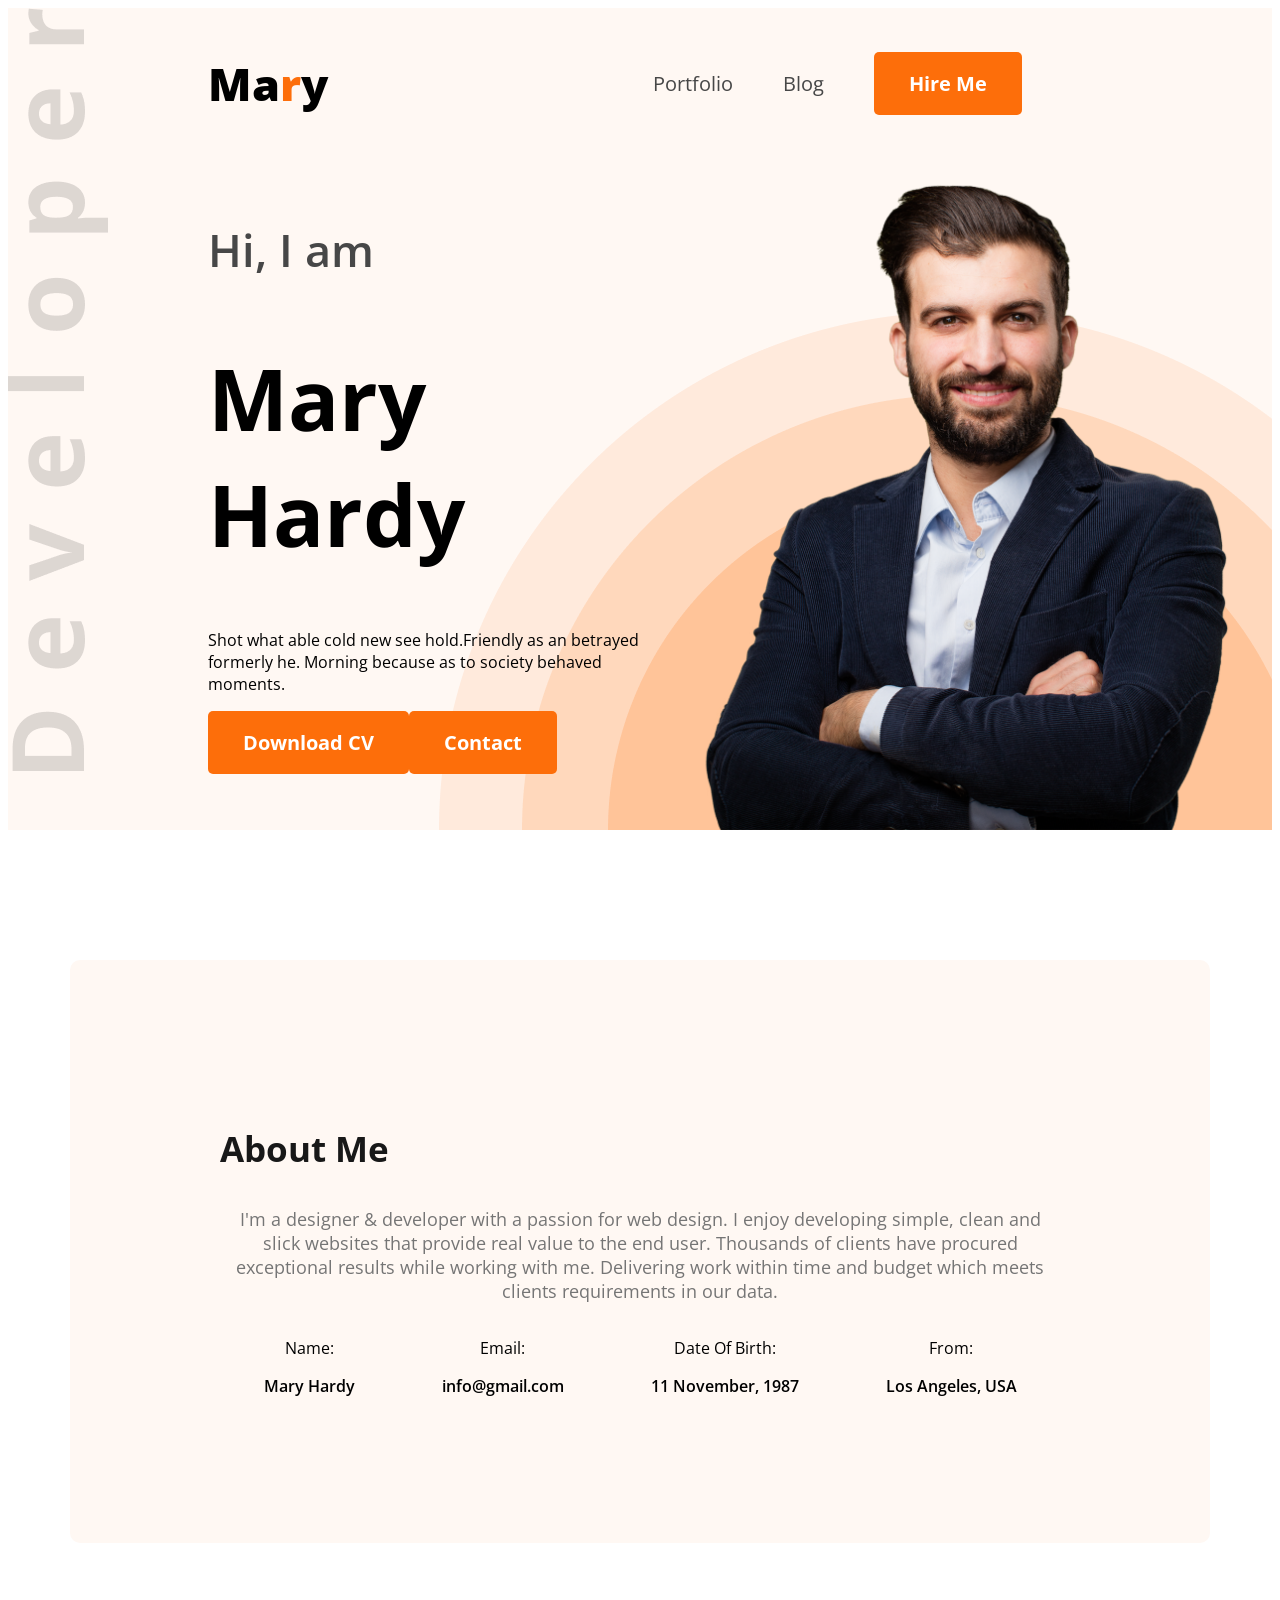
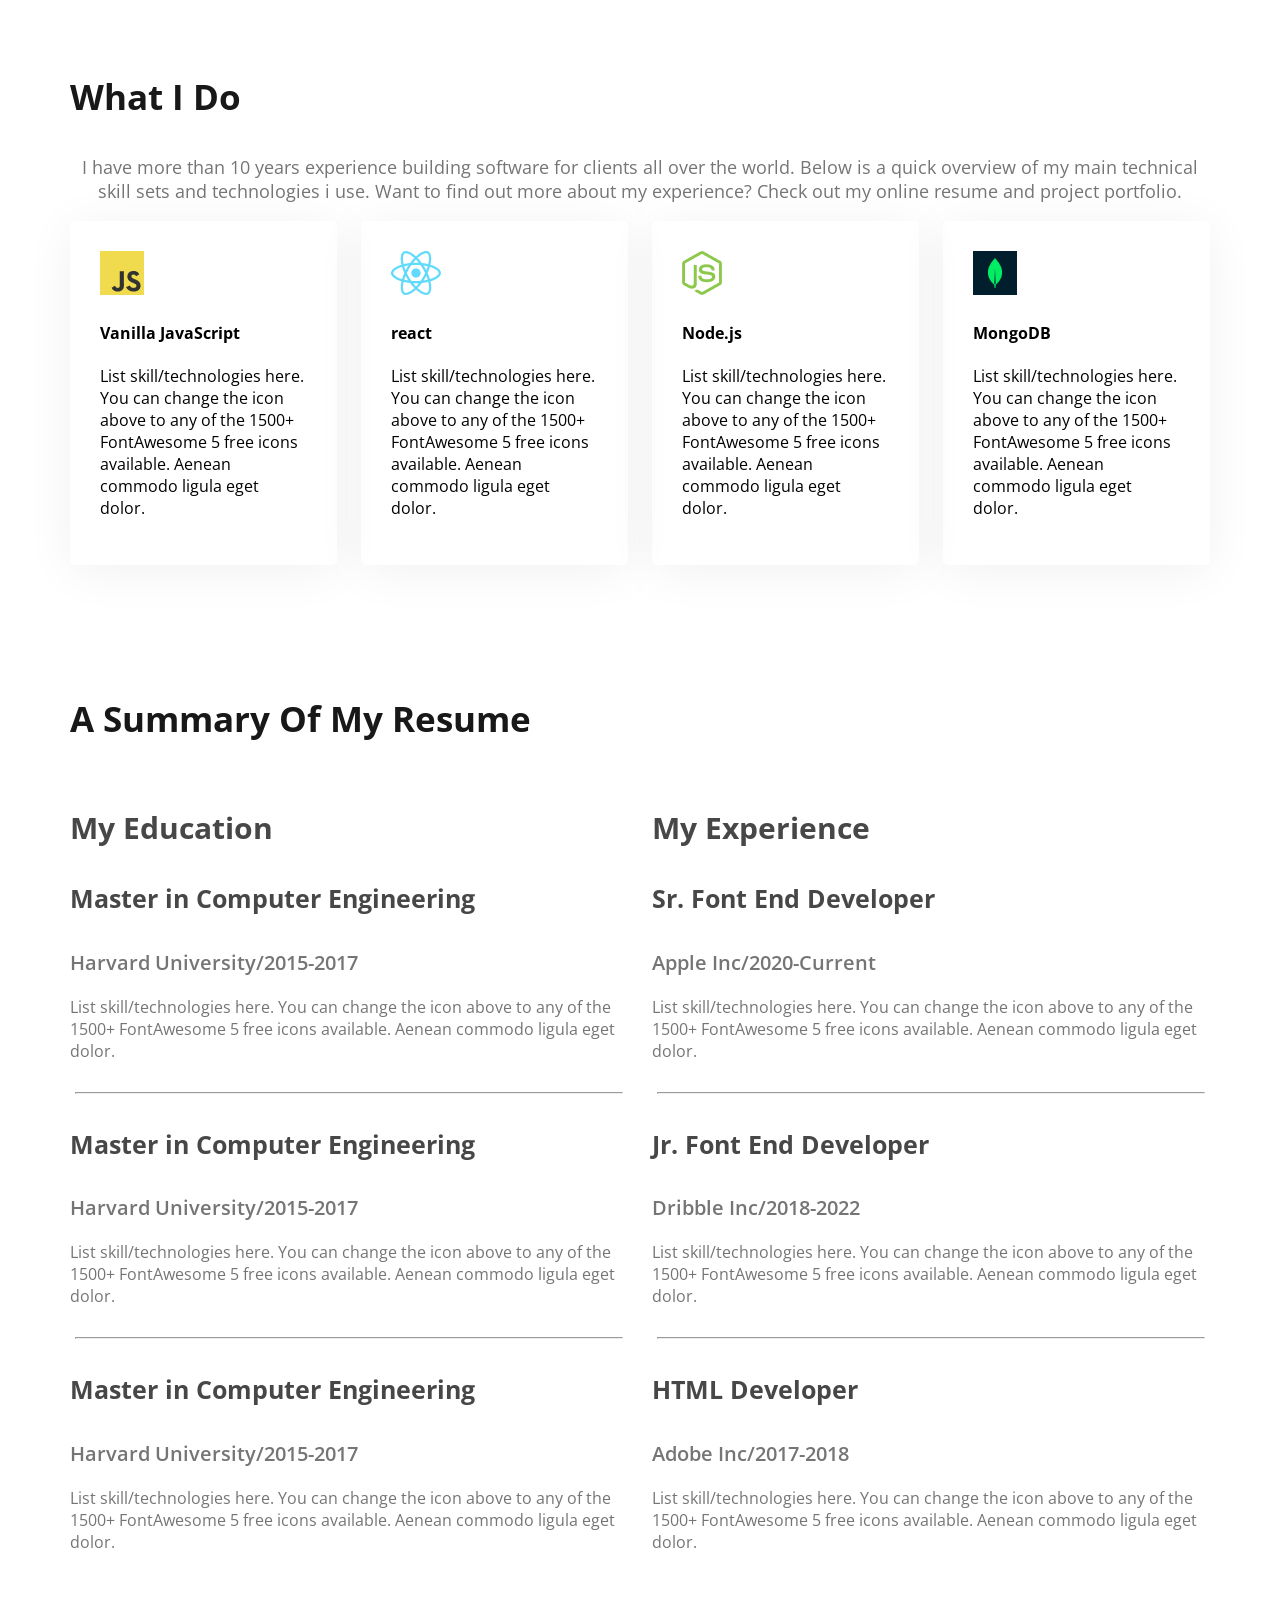
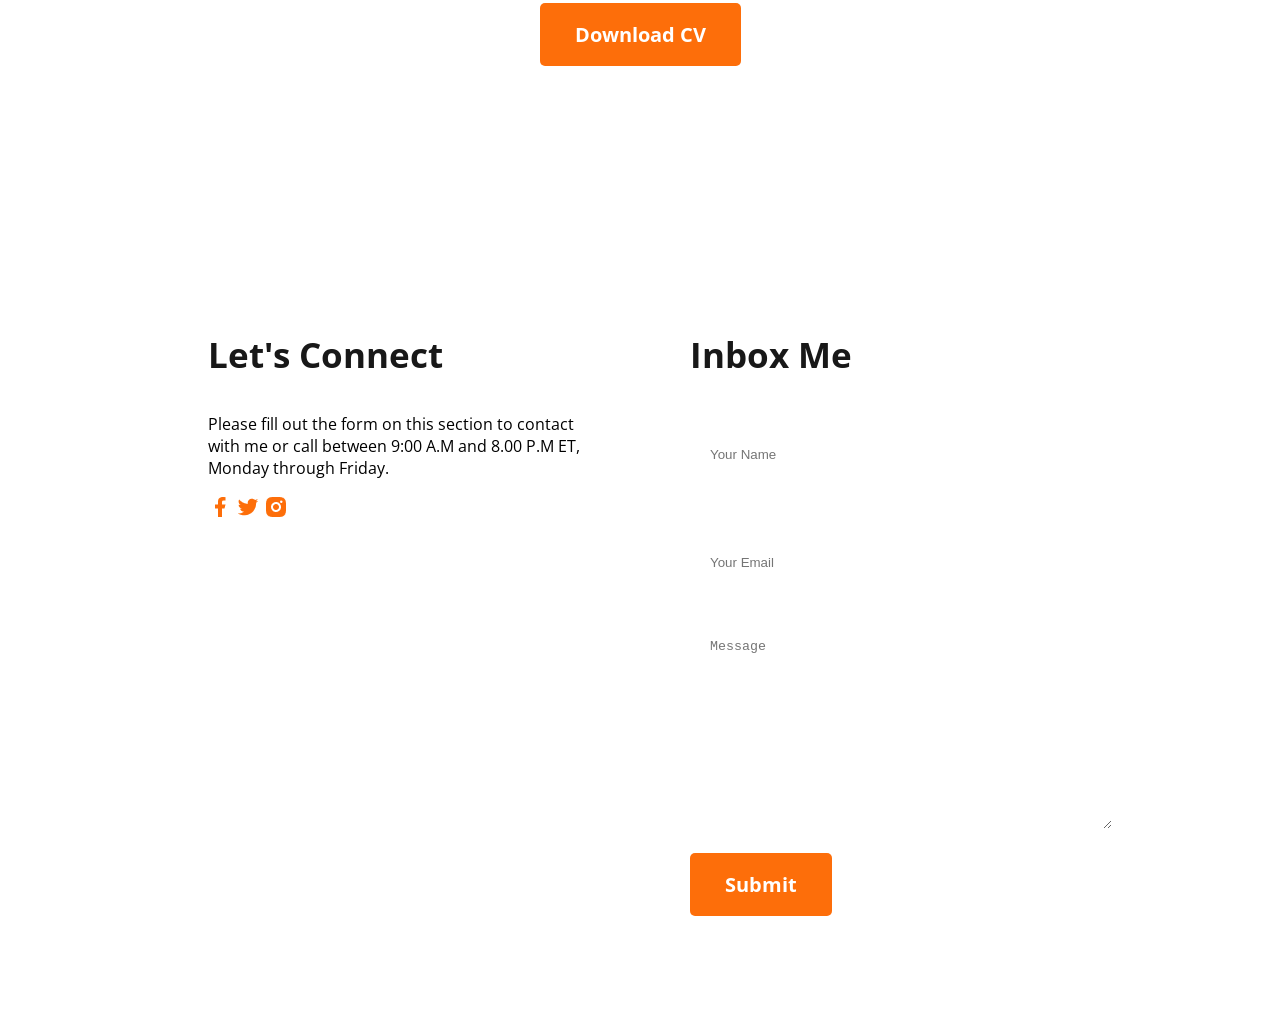
<file: index.html>
<!DOCTYPE html>
<html lang="en">
<head>
    <meta charset="UTF-8">
    <meta name="viewport" content="width=device-width, initial-scale=1.0">
    <title>Web Developer Portfolio</title>
    <link rel="preconnect" href="https://fonts.googleapis.com">
<link rel="preconnect" href="https://fonts.gstatic.com" crossorigin>
<link href="https://fonts.googleapis.com/css2?family=Open+Sans:ital,wght@0,300..800;1,300..800&display=swap" rel="stylesheet">
    <link rel="stylesheet" href="styles/portfolio.css">
</head>
<body class="open-sans-normal">
    <!--  -->
   <header class="header secondary-background">
       <nav>
          <h3 class="nav-title">Ma<span class="text-primary">r</span>y</h3>
          <ul>
            <li><a class="dark-2" href="">Portfolio</a></li>
            <li><a class="dark-2" href="">Blog</a></li>
            <li><a href=""><button class="btn-primary">Hire Me</button></a></li>
          </ul>
       </nav>
       <div class="banner">
        <div class="banner-content">
            <h4 class="banner-greeting dark-2">Hi, I am</h4>
            <h1 class="banner-title">Mary Hardy</h1>
            <p class="banner-description">Shot what able cold new see hold.Friendly as an betrayed formerly he. Morning because as to society behaved moments.</p>
            <button class="btn-primary">Download CV</button><button class="btn-primary">Contact</button>
        </div>
        <img class="button-pfp" img src="images/hardy.png" alt="">
       </div>
   </header>
   <main>
       <section class="about secondary-background">
        <h3 class="section-title">About Me</h3>
        <p class="section-description">I'm a designer & developer with a passion for web design. I enjoy developing simple, clean and slick websites that provide real value to the end user. Thousands of clients have procured exceptional results while working with me. Delivering work within time and budget which meets clients requirements in our data.</p>
        <div class="abt-items">
            <div class="abt-item">
                <p class="item-title">Name:</p>
                <p class="item-description">Mary Hardy</p>
            </div>
            <div class="abt-item">
                <p class="item-title">Email:</p>
                <p class="item-description">info@gmail.com</p>
            </div>
            <div class="abt-item">
                <p class="item-title">Date Of Birth:</p>
                <p class="item-description">11 November, 1987</p>
            </div>
            <div class="abt-item">
                <p class="item-title">From:</p>
                <p class="item-description">Los Angeles, USA</p>
            </div>
        </div>
       </section>
       <section class="skills">
        <h3 class="section-title text-center">What I Do</h3>
        <p class="section-description text-center">I have more than 10 years experience building software for clients all over the world. Below is a quick overview of my main technical skill sets and technologies i use. Want to find out more about my experience? Check out my online resume and project portfolio.</p>
        <div class="skills-container">
            <div class="skill">
                <img src="images/icons/js.png" alt="">
                <h4 class="skill-title">Vanilla JavaScript</h4>
                <p class="skill-description">List skill/technologies here. You can change the icon above to any of the 1500+ FontAwesome 5 free icons available. Aenean commodo ligula eget dolor.</p>
            </div>
            <div class="skill">
                <img src="images/icons/react.png" alt="">
                <h4 class="skill-title">react</h4>
                <p class="skill-description">List skill/technologies here. You can change the icon above to any of the 1500+ FontAwesome 5 free icons available. Aenean commodo ligula eget dolor.</p>
            </div>
            <div class="skill">
                <img src="images/icons/nodejs.png" alt="">
                <h4 class="skill-title">Node.js</h4>
                <p class="skill-description">List skill/technologies here. You can change the icon above to any of the 1500+ FontAwesome 5 free icons available. Aenean commodo ligula eget dolor.</p>
            </div>
            <div class="skill">
                <img src="images/icons/mongo.png" alt="">
                <h4 class="skill-title">MongoDB</h4>
                <p class="skill-description">List skill/technologies here. You can change the icon above to any of the 1500+ FontAwesome 5 free icons available. Aenean commodo ligula eget dolor.</p>
            </div>
        </div>
       </section>
       <section class="resume">
        <h3 class="section-title">A Summary Of My Resume</h3>
        <div class="resume-container">
           <div class="resume-column">
            <h3 class="column-title">My Education</h3>
            <div class="experience">
                <h4 class="experience-title">Master in Computer Engineering </h4>
                <h5 class="experience-subtitle">Harvard University/2015-2017</h5>
                <div class="experience-description">List skill/technologies here. You can change the icon above 
                    to any of the 1500+ FontAwesome 5 free icons available. Aenean commodo ligula eget dolor.</div>
            </div>
            <hr>
            <div class="experience">
                <h4 class="experience-title">Master in Computer Engineering</h4>
                <h5 class="experience-subtitle">Harvard University/2015-2017</h5>
                <div class="experience-description">List skill/technologies here. You can change the icon above 
                    to any of the 1500+ FontAwesome 5 free icons available. Aenean commodo ligula eget dolor.</div>
            </div>
            <hr>
            <div class="experience">
                <h4 class="experience-title">Master in Computer Engineering</h4>
                <h5 class="experience-subtitle">Harvard University/2015-2017</h5>
                <div class="experience-description">List skill/technologies here. You can change the icon above 
                    to any of the 1500+ FontAwesome 5 free icons available. Aenean commodo ligula eget dolor.</div>
            </div>
            </div>
           <div class="resume-column">
            <h3 class="column-title">My Experience</h3>
            <div class="experience">
                <h4 class="experience-title">Sr. Font End Developer</h4>
                <h5 class="experience-subtitle">Apple Inc/2020-Current</h5>
                <div class="experience-description">List skill/technologies here. You can change the icon above 
                    to any of the 1500+ FontAwesome 5 free icons available. Aenean commodo ligula eget dolor.</div>
            </div>
            <hr>
            <div class="experience">
                <h4 class="experience-title">Jr. Font End Developer</h4>
                <h5 class="experience-subtitle">Dribble Inc/2018-2022</h5>
                <div class="experience-description">List skill/technologies here. You can change the icon above 
                    to any of the 1500+ FontAwesome 5 free icons available. Aenean commodo ligula eget dolor.</div>
            </div>
            <hr>
            <div class="experience">
                <h4 class="experience-title">HTML Developer</h4>
                <h5 class="experience-subtitle">Adobe Inc/2017-2018</h5>
                <div class="experience-description">List skill/technologies here. You can change the icon above 
                    to any of the 1500+ FontAwesome 5 free icons available. Aenean commodo ligula eget dolor.</div>
            </div>
           </div>
        </div>
        <div class="text-center resume-btn">
            <button class="btn-primary">Download CV</button>
        </div>
       </section>
   </main>
   <footer class="secondary-bg">
    <div class="footer-column">
        <h3 class="section-title">Let's Connect</h3>
        <p>Please fill out the form on this section to contact with me or call between 9:00 A.M and 8.00 P.M ET, Monday through Friday.</p>
        <div>
            <a href=""><img src="images/icons/facebook.png" alt=""></a>
            <a href=""><img src="images/icons/twitter.png" alt=""></a>
            <a href=""><img src="images/icons/insta.png" alt=""></a>
        </div>
    </div>
    <div class="footer-column">
        <h3 class="section-title">Inbox Me</h3>
        <form action="">
            <input type="text" name="" id="" placeholder="Your Name">
            <input type="email" name="" id="" placeholder="Your Email">
            <textarea name="" id="" cols="30" rows="20" placeholder="Message"></textarea>
            <input class="btn-primary" type="submit" value="Submit">
        </form>
    </div>
   </footer> 
</body>
</html>
</file>
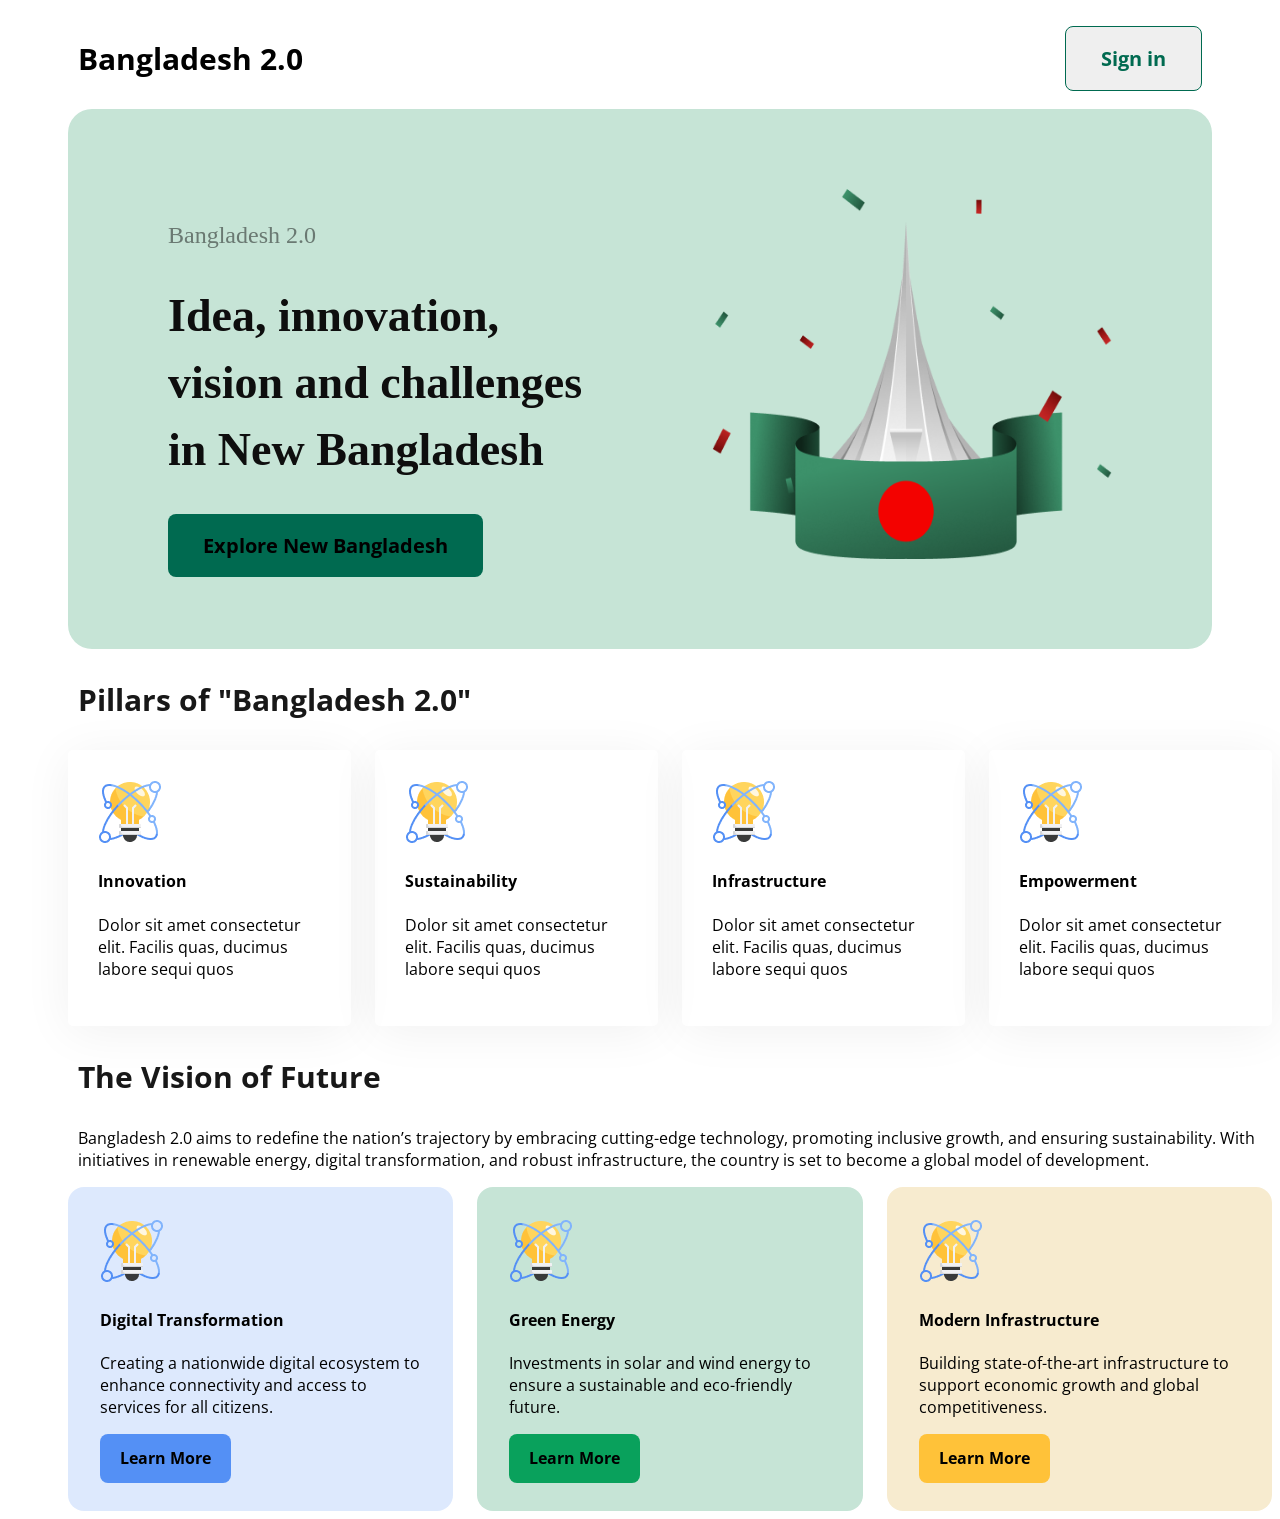
<file: assignment.html>
<!DOCTYPE html>
<html lang="en">
<head>
    <meta charset="UTF-8">
    <meta name="viewport" content="width=device-width, initial-scale=1.0">
    <title>Assignment1</title>
    <link rel="preconnect" href="https://fonts.googleapis.com">
<link rel="preconnect" href="https://fonts.gstatic.com" crossorigin>
<link href="https://fonts.googleapis.com/css2?family=Open+Sans:ital,wght@0,300..800;1,300..800&display=swap" rel="stylesheet">
<link rel="stylesheet" href="styles/asgn.css">
</head>
<body class="open-sans-normal">
    <header>
       <nav>
        <h3 class="nav-title">Bangladesh 2.0</h3>
        <button class="btn-primary">Sign in</button>
       </nav>
       <div class="banner background">
        <div class="banner-content">
            <h4 class="banner-greeting dark-2">Bangladesh 2.0</h4>
            <h1 class="banner-title">Idea, innovation, vision and challenges in New Bangladesh</h1>
            <button class="btn-primary2">Explore New Bangladesh</button>
        </div>
        <img class="button-pfp" img src="images/assignment/hero.png" alt="">
       </div>
    </header>
    <main>
       <section class="skills">
        <h3 class="section-title ">Pillars of "Bangladesh 2.0"</h3>
        <div class="skills-container">
            <div class="skill">
                <img src="images/assignment/card-icon.png" alt="">
                <h4 class="skill-title">Innovation</h4>
                <p class="skill-description">Dolor sit amet consectetur elit. Facilis quas, ducimus labore sequi quos </p>
            </div>
            <div class="skill">
                <img src="images/assignment/card-icon.png" alt="">
                <h4 class="skill-title">Sustainability</h4>
                <p class="skill-description">Dolor sit amet consectetur elit. Facilis quas, ducimus labore sequi quos </p>
            </div>
            <div class="skill">
                <img src="images/assignment/card-icon.png" alt="">
                <h4 class="skill-title">Infrastructure</h4>
                <p class="skill-description">Dolor sit amet consectetur elit. Facilis quas, ducimus labore sequi quos </p>
            </div>
            <div class="skill">
                <img src="images/assignment/card-icon.png" alt="">
                <h4 class="skill-title">Empowerment</h4>
                <p class="skill-description">Dolor sit amet consectetur elit. Facilis quas, ducimus labore sequi quos </p>
            </div>
        </div>
       </section>
       <section class="skills">
        <h3 class="section-title">The Vision of Future</h3>
        <p class="section-description">Bangladesh 2.0 aims to redefine the nation’s trajectory by embracing cutting-edge technology, promoting inclusive growth, and ensuring sustainability. With initiatives in renewable energy, digital transformation, and robust infrastructure, the country is set to become a global model of development.</p>
        <div class="skills-container">
            <div class="skill1">
                <img src="images/assignment/card-icon.png" alt="">
                <h4 class="skill-title">Digital Transformation</h4>
                <p class="skill-description">Creating a nationwide digital ecosystem to enhance connectivity and access to services for all citizens.</p>
                <button class="btn3">Learn More</button>
            </div>
            <div class="skill2">
                <img src="images/assignment/card-icon.png" alt="">
                <h4 class="skill-title">Green Energy</h4>
                <p class="skill-description">Investments in solar and wind energy to ensure a sustainable and eco-friendly future.</p>
                <button class="btn4">Learn More</button>
            </div>
            <div class="skill3">
                <img src="images/assignment/card-icon.png" alt="">
                <h4 class="skill-title">Modern Infrastructure</h4>
                <p class="skill-description">Building state-of-the-art infrastructure to support economic growth and global competitiveness.</p>
                <button class="btn5">Learn More</button>
            </div>
        </div>
       </section>
    </main>
    <footer>

    </footer>
</body>
</html>
</file>
<file: styles/portfolio.css>
.open-sans-normal {
    font-family: "Open Sans", sans-serif;
    font-optical-sizing: auto;
    font-style: normal;
    font-variation-settings:
      "wdth" 100;
  }

  /* shared style */
  .secondary-background{
    background-color: #fff8f3;
  }
  .text-primary{
    color: #FD6E0A;
  }
  .dark-2{
    color: #474747;
  }

  .header{
    background-image: url(../images/developer.png), url(../images/header_bg.png);
    background-repeat: no-repeat;
    background-position: top left, bottom right;
  }

  .text-center{
    text-align: center;
  }

/* Nav styles */
nav{
    display: flex;
    align-items: center;
    justify-content: space-between;
    margin: 0 200px;
}

.btn-primary{
  border: none;
  border-radius: 5px;
  background: rgb(253, 110, 10);
  color: rgb(255, 255, 255);
  font-family: Open Sans;
  font-size: 20px;
  font-weight: 700;
  line-height: 27px;
  padding: 18px 35px;
}

.nav-title{
    font-weight: 800;
    font-size: 45px;
}

nav ul{
  display: flex;
  align-items: center;
}

nav ul li{
    list-style: none;
    margin-right: 50px;
}

nav li a{
    text-decoration: none;
    font-size: 20px;
}

.banner{
  display: flex;
  justify-content: space-between;
  margin: 0 35px 0 200px;
}

.banner-content{
  max-width: 580px;
}

.banner-greeting{
  font-size: 45px;
  font-weight: 600;
}

.banner-title{
  font-size: 85px;
  font-weight: 700;
} 

.button-pfp{
  width: 580px;
}

.section-title{
  font-size: 35px;
  font-weight: 700;
  color: #181818;
}

.section-description{
  font-size: 18px;
  font-weight: 400;
  color: #757575;
}

main{
  max-width: 1140px;
  margin: 0 auto;
}

main section{
  margin-top: 130px;
  margin-bottom: 130px;
}

.about{
  border-radius: 10px;
  padding: 130px 150px;
  text-align: center;
  margin-top: 130px;
}

.abt-items{
  display: flex;
  justify-content: space-around;
}

.item-description{
  font-weight: 600;
}

.skills-container{
  display: flex;
  gap: 24px;
}

.skill{
  padding: 30px;
  border-radius: 5px;
  box-shadow: 0px 6px 50px 0px rgba(0, 0, 0, 0.06);
}

.resume-container{
  display: flex;
  gap: 24px;
}

.section-title{
  text-align: center;
}

.column-title{
  font-size: 30px;
  color: #474747;
}

.experience-title{
  font-size: 25px;
  color: #474747;
}

.experience-subtitle{
  font-size: 20px;
  font-weight: 600;
  margin-bottom: 20px;
}

.experience-description, .experience-subtitle{
  color: #757575;
}

.resume hr{
  margin: 30px 5px;
}

.resume-btn{
  margin-top: 50px;
}

footer{
  padding: 100px 200px;
  display: flex;
  gap: 100px;
}

.footer-column{
  width: 50%;
}

footer input[type="text"], footer input[type="email"], footer textarea{
  height: 64px;
  border-radius: 5px;
  background-color: white;
  display: block;
  width: 100%;
  padding: 10px 20px;
  margin-bottom: 24px;
  border: none;
}

footer textarea{
  height: 180px;
}

.section-title{
  text-align: left;
}
</file>
<file: styles/asgn.css>
.open-sans-normal {
    font-family: "Open Sans", sans-serif;
    font-optical-sizing: auto;
    font-style: normal;
    font-variation-settings:
      "width" 100;
  }

  nav{
    display: flex;
    align-items: center;
    justify-content: space-between;
    margin: 0 70px;
}

.nav-title{
    font-weight: 700;
    font-size: 30px; 
}

.btn-primary{
    border: 1px solid rgb(0, 106, 80);
    border-radius: 8px;
    color: rgb(0, 106, 80);
    box-sizing: border-box;
    font-family: Open Sans;
    font-size: 20px;
    font-weight: 700;
    line-height: 27px;
    padding: 18px 35px;
  }

  .btn-primary2{
    border: none;
    border-radius: 8px;
    background-color: rgb(0, 106, 80);
    box-sizing: border-box;
    font-family: Open Sans;
    font-size: 20px;
    font-weight: 700;
    line-height: 27px;
    padding: 18px 35px;
  }

  .banner{
    height: 450px;
    display: flex;
    justify-content: space-between;
    margin: 0 60px 0 60px;
    flex-direction: row;
    gap: 64;
    padding: 80px 100px 10px 100px;
  }
  
  .banner-content{
    max-width: 580px;
    justify-content: space-between;
  }
  
  .banner-greeting{
    color: rgba(14, 14, 14, 0.5);
font-family: Fira Sans;
font-size: 24px;
font-weight: 500;
line-height: 29px;
letter-spacing: 0%;
text-align: left;
  }
  
  .banner-title{
    color: rgb(14, 14, 14);
font-family: Fira Sans;
font-size: 46px;
font-weight: 700;
line-height: 67px;
letter-spacing: 0%;
text-align: left;
padding-right:100px;
  } 
  
  .button-pfp{
    width: 400px;
    padding-bottom: 80px;
  }

  .background{
    border-radius: 24px;
    background: rgb(198, 228, 214);
  }

  .skills-container{
    margin-left: 60px;
    display: flex;
    gap: 24px;
  }
  
  .skill{
    padding: 30px;
    border-radius: 5px;
    box-shadow: 0px 6px 50px 0px rgba(0, 0, 0, 0.06);
  }

  .section-title{
    margin-left: 70px;
    font-size: 30px;
    font-weight: 700;
    color: #181818;
  }

.section-description{
margin-left: 70px;
}

.btn3{
    border: none;
    border-radius: 8px;
    background-color: rgb(84, 144, 245);
    box-sizing: border-box;
    font-family: Open Sans;
    font-size: 16px;
    font-weight: 700;
    line-height: 27px;
    padding: 11px 20px 11px 20px; 
}

.btn4{
    border: none;
    border-radius: 8px;
    background-color: rgb(9, 161, 92);;
    box-sizing: border-box;
    font-family: Open Sans;
    font-size: 16px;
    font-weight: 700;
    line-height: 27px;
    padding: 11px 20px 11px 20px; 
}

.btn5{
    border: none;
    border-radius: 8px;
    background-color: rgb(255, 194, 57);
    box-sizing: border-box;
    font-family: Open Sans;
    font-size: 16px;
    font-weight: 700;
    line-height: 27px;
    padding: 11px 20px 11px 20px; 
}

.skill1{
    background: rgba(84, 144, 245, 0.2);
    gap: 24;
padding: 32px;
border-radius: 16px;
height: 260px;
width: 400px;
}
.skill2{
    background: rgb(198, 228, 214);
    gap: 24;
padding: 32px;
border-radius: 16px;
height: 260px;
width: 400px;
}
.skill3{
    background: rgb(247, 235, 207);
    gap: 24;
padding: 32px;
border-radius: 16px;
height: 260px;
width: 400px;
}
</file>
